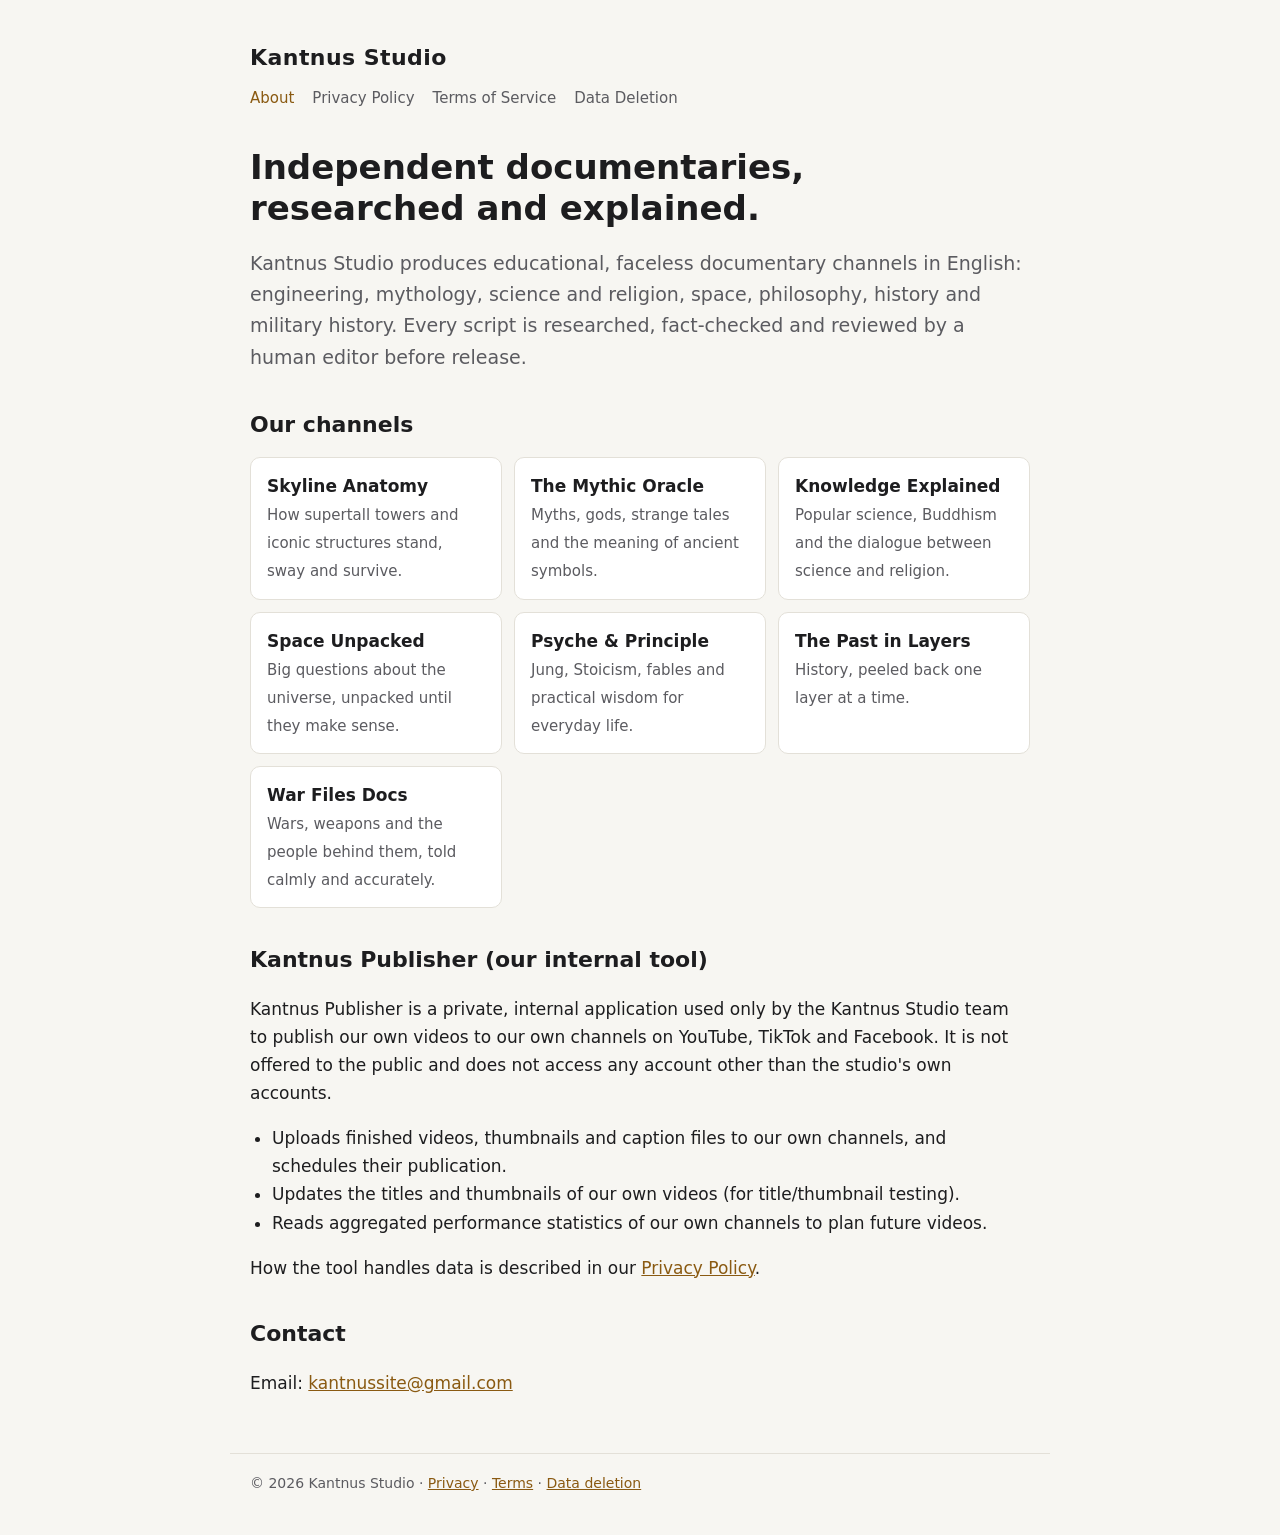
<file: index.html>
<!doctype html>
<html lang="en">
<head>
<meta charset="utf-8">
<meta name="viewport" content="width=device-width, initial-scale=1">
<title>Kantnus Studio</title>
<meta name="description" content="Kantnus Studio is an independent documentary studio producing educational YouTube channels.">
<link rel="stylesheet" href="style.css">
</head>
<body>
<header>
  <a class="brand" href="index.html">Kantnus Studio</a>
  <nav>
    <a href="index.html" aria-current="page">About</a>
    <a href="privacy.html">Privacy Policy</a>
    <a href="terms.html">Terms of Service</a>
    <a href="data-deletion.html">Data Deletion</a>
  </nav>
</header>
<main>
  <h1>Independent documentaries, researched and explained.</h1>
  <p class="lead">Kantnus Studio produces educational, faceless documentary channels in English: engineering, mythology,
  science and religion, space, philosophy, history and military history. Every script is researched, fact-checked and
  reviewed by a human editor before release.</p>

  <h2>Our channels</h2>
  <div class="grid">
    <div class="card"><b>Skyline Anatomy</b><span>How supertall towers and iconic structures stand, sway and survive.</span></div>
    <div class="card"><b>The Mythic Oracle</b><span>Myths, gods, strange tales and the meaning of ancient symbols.</span></div>
    <div class="card"><b>Knowledge Explained</b><span>Popular science, Buddhism and the dialogue between science and religion.</span></div>
    <div class="card"><b>Space Unpacked</b><span>Big questions about the universe, unpacked until they make sense.</span></div>
    <div class="card"><b>Psyche &amp; Principle</b><span>Jung, Stoicism, fables and practical wisdom for everyday life.</span></div>
    <div class="card"><b>The Past in Layers</b><span>History, peeled back one layer at a time.</span></div>
    <div class="card"><b>War Files Docs</b><span>Wars, weapons and the people behind them, told calmly and accurately.</span></div>
  </div>

  <h2>Kantnus Publisher (our internal tool)</h2>
  <p>Kantnus Publisher is a private, internal application used only by the Kantnus Studio team to publish our own
  videos to our own channels on YouTube, TikTok and Facebook. It is not offered to the public and does not access
  any account other than the studio's own accounts.</p>
  <ul>
    <li>Uploads finished videos, thumbnails and caption files to our own channels, and schedules their publication.</li>
    <li>Updates the titles and thumbnails of our own videos (for title/thumbnail testing).</li>
    <li>Reads aggregated performance statistics of our own channels to plan future videos.</li>
  </ul>
  <p>How the tool handles data is described in our <a href="privacy.html">Privacy Policy</a>.</p>

  <h2>Contact</h2>
  <p>Email: <a href="mailto:kantnussite@gmail.com">kantnussite@gmail.com</a></p>
</main>
<footer>© 2026 Kantnus Studio · <a href="privacy.html">Privacy</a> · <a href="terms.html">Terms</a> · <a href="data-deletion.html">Data deletion</a></footer>
</body>
</html>
</file>
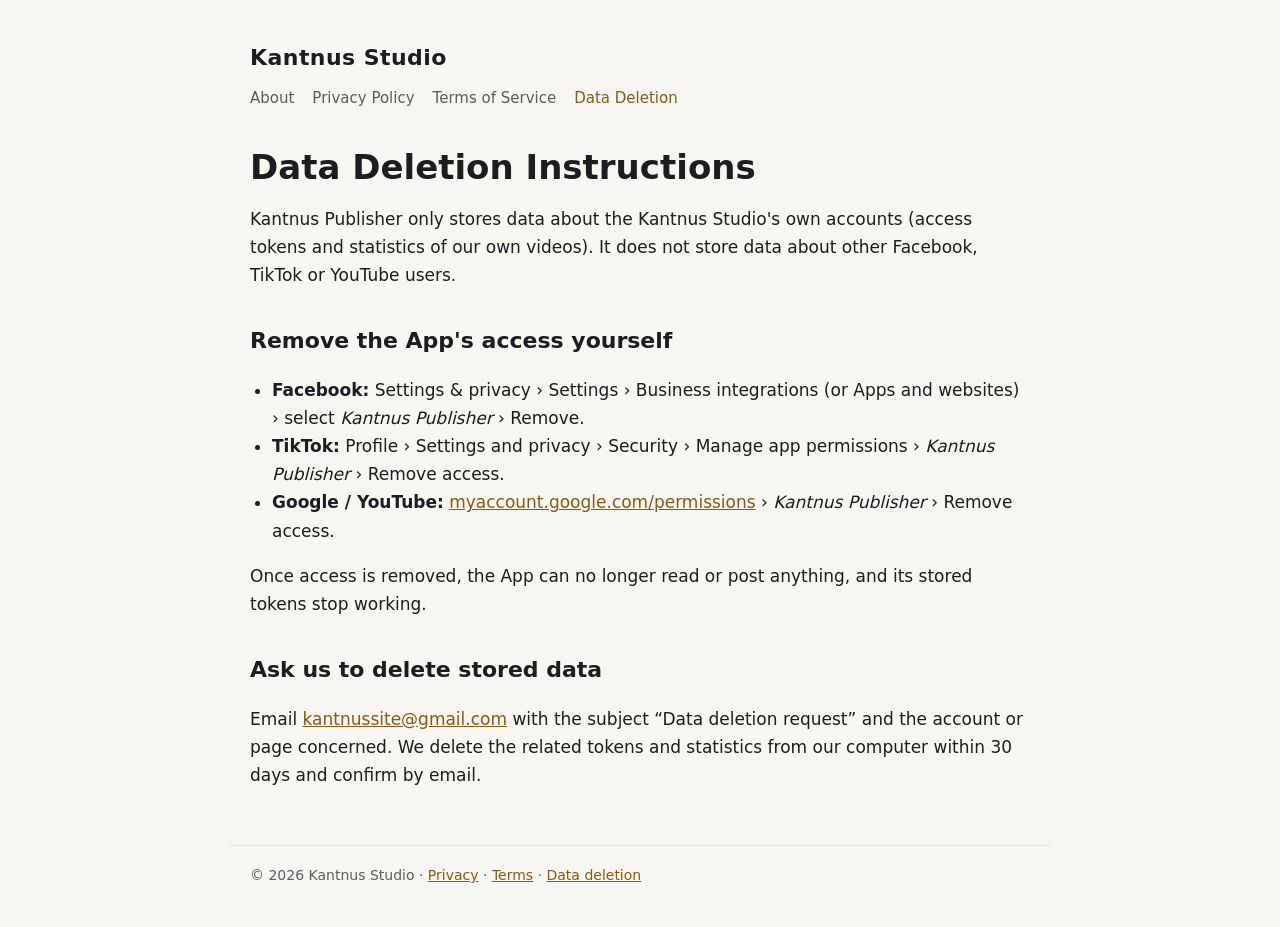
<file: data-deletion.html>
<!doctype html>
<html lang="en">
<head>
<meta charset="utf-8">
<meta name="viewport" content="width=device-width, initial-scale=1">
<title>Data Deletion · Kantnus Studio</title>
<meta name="description" content="How to request deletion of data handled by Kantnus Publisher.">
<link rel="stylesheet" href="style.css">
</head>
<body>
<header>
  <a class="brand" href="index.html">Kantnus Studio</a>
  <nav>
    <a href="index.html">About</a>
    <a href="privacy.html">Privacy Policy</a>
    <a href="terms.html">Terms of Service</a>
    <a href="data-deletion.html" aria-current="page">Data Deletion</a>
  </nav>
</header>
<main>
  <h1>Data Deletion Instructions</h1>
  <p>Kantnus Publisher only stores data about the Kantnus Studio's own accounts (access tokens and statistics of our own
  videos). It does not store data about other Facebook, TikTok or YouTube users.</p>

  <h2>Remove the App's access yourself</h2>
  <ul>
    <li><b>Facebook:</b> Settings &amp; privacy › Settings › Business integrations (or Apps and websites) › select
      <i>Kantnus Publisher</i> › Remove.</li>
    <li><b>TikTok:</b> Profile › Settings and privacy › Security › Manage app permissions › <i>Kantnus Publisher</i> › Remove access.</li>
    <li><b>Google / YouTube:</b> <a href="https://myaccount.google.com/permissions">myaccount.google.com/permissions</a> ›
      <i>Kantnus Publisher</i> › Remove access.</li>
  </ul>
  <p>Once access is removed, the App can no longer read or post anything, and its stored tokens stop working.</p>

  <h2>Ask us to delete stored data</h2>
  <p>Email <a href="mailto:kantnussite@gmail.com?subject=Data%20deletion%20request">kantnussite@gmail.com</a> with the subject
  “Data deletion request” and the account or page concerned. We delete the related tokens and statistics from our
  computer within 30 days and confirm by email.</p>
</main>
<footer>© 2026 Kantnus Studio · <a href="privacy.html">Privacy</a> · <a href="terms.html">Terms</a> · <a href="data-deletion.html">Data deletion</a></footer>
</body>
</html>
</file>
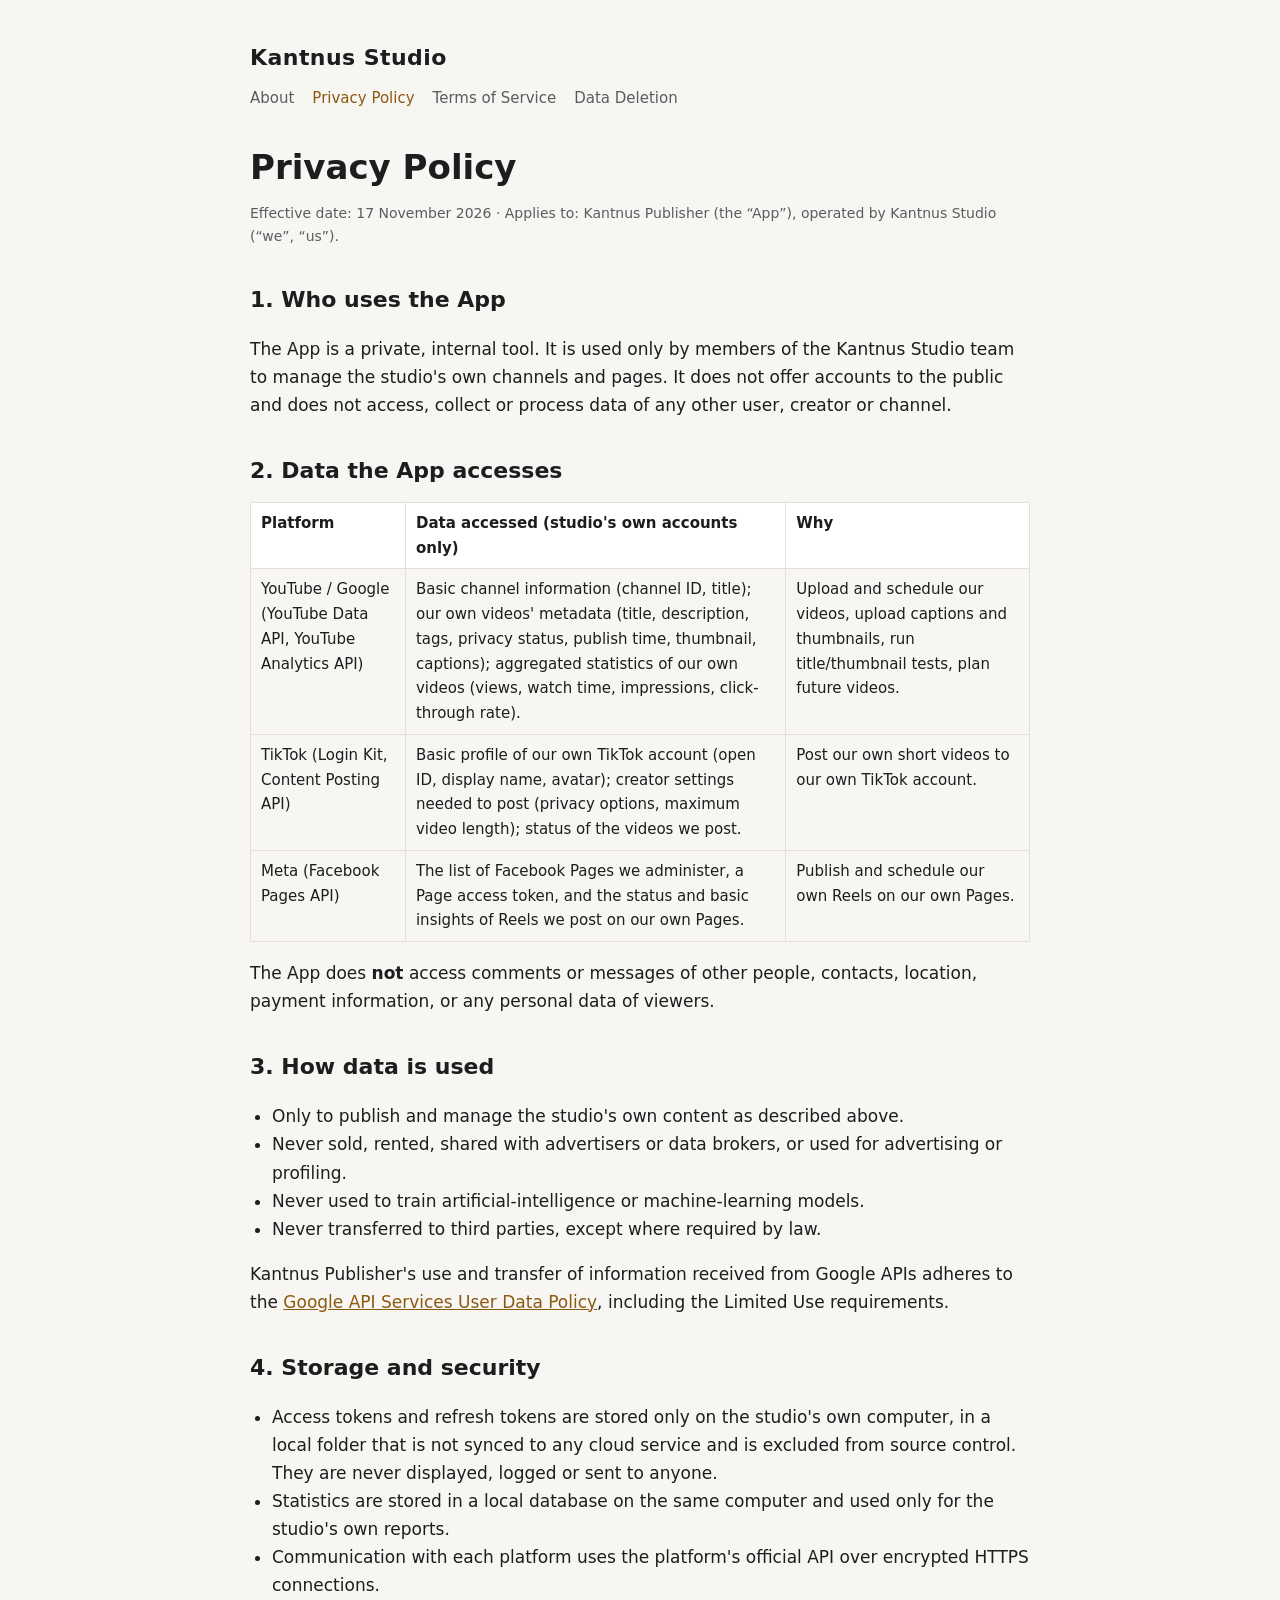
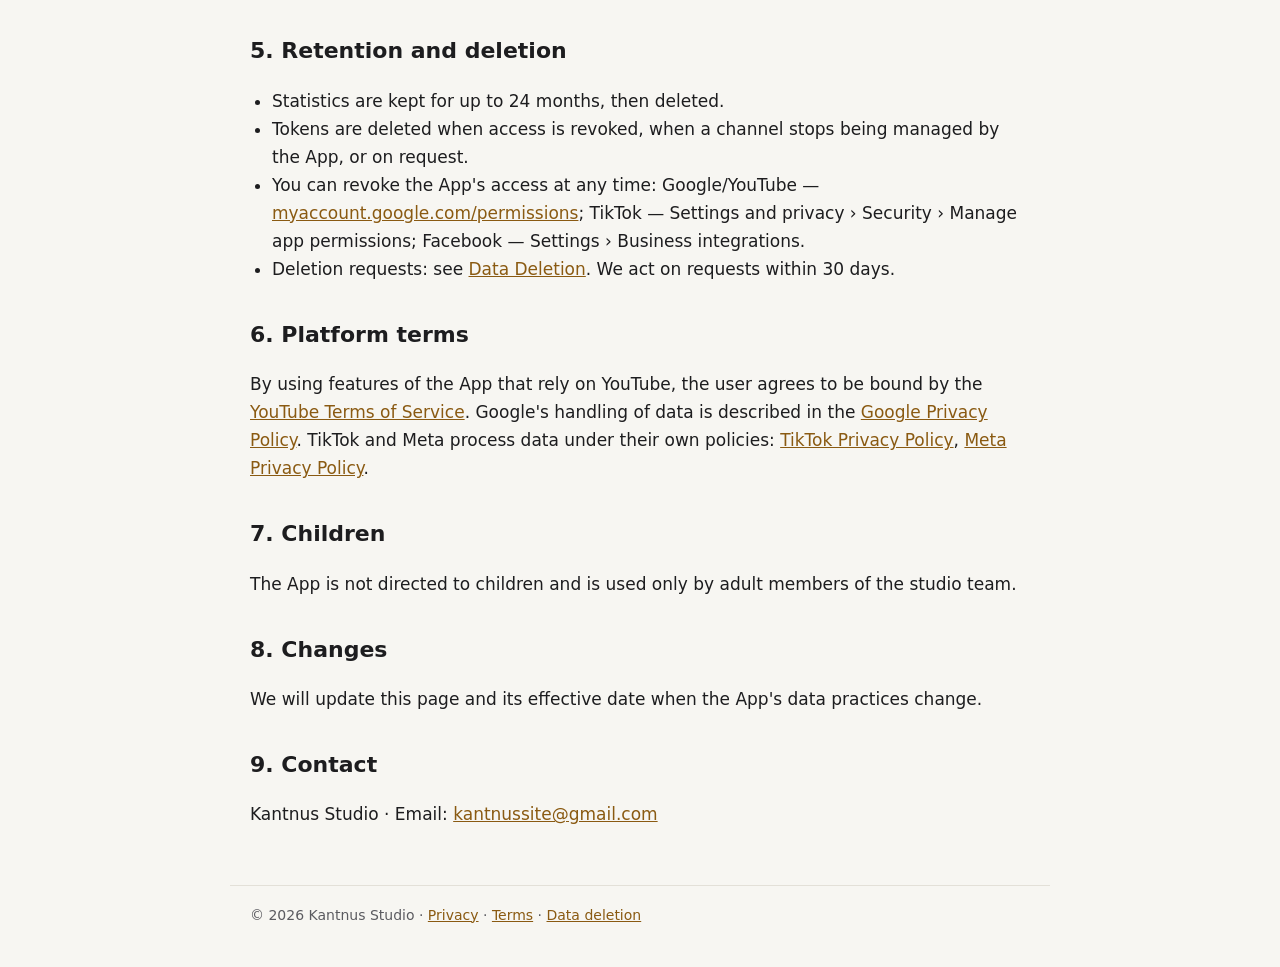
<file: privacy.html>
<!doctype html>
<html lang="en">
<head>
<meta charset="utf-8">
<meta name="viewport" content="width=device-width, initial-scale=1">
<title>Privacy Policy · Kantnus Studio</title>
<meta name="description" content="How Kantnus Publisher collects, uses, stores and deletes data from YouTube, Google, TikTok and Meta.">
<link rel="stylesheet" href="style.css">
</head>
<body>
<header>
  <a class="brand" href="index.html">Kantnus Studio</a>
  <nav>
    <a href="index.html">About</a>
    <a href="privacy.html" aria-current="page">Privacy Policy</a>
    <a href="terms.html">Terms of Service</a>
    <a href="data-deletion.html">Data Deletion</a>
  </nav>
</header>
<main>
  <h1>Privacy Policy</h1>
  <p class="meta">Effective date: 17 November 2026 · Applies to: Kantnus Publisher (the “App”), operated by Kantnus Studio (“we”, “us”).</p>

  <h2>1. Who uses the App</h2>
  <p>The App is a private, internal tool. It is used only by members of the Kantnus Studio team to manage the studio's
  own channels and pages. It does not offer accounts to the public and does not access, collect or process data of any
  other user, creator or channel.</p>

  <h2>2. Data the App accesses</h2>
  <table>
    <tr><th>Platform</th><th>Data accessed (studio's own accounts only)</th><th>Why</th></tr>
    <tr><td>YouTube / Google (YouTube Data API, YouTube Analytics API)</td>
        <td>Basic channel information (channel ID, title); our own videos' metadata (title, description, tags, privacy status,
        publish time, thumbnail, captions); aggregated statistics of our own videos (views, watch time, impressions,
        click-through rate).</td>
        <td>Upload and schedule our videos, upload captions and thumbnails, run title/thumbnail tests, plan future videos.</td></tr>
    <tr><td>TikTok (Login Kit, Content Posting API)</td>
        <td>Basic profile of our own TikTok account (open ID, display name, avatar); creator settings needed to post
        (privacy options, maximum video length); status of the videos we post.</td>
        <td>Post our own short videos to our own TikTok account.</td></tr>
    <tr><td>Meta (Facebook Pages API)</td>
        <td>The list of Facebook Pages we administer, a Page access token, and the status and basic insights of Reels we post
        on our own Pages.</td>
        <td>Publish and schedule our own Reels on our own Pages.</td></tr>
  </table>
  <p>The App does <b>not</b> access comments or messages of other people, contacts, location, payment information, or
  any personal data of viewers.</p>

  <h2>3. How data is used</h2>
  <ul>
    <li>Only to publish and manage the studio's own content as described above.</li>
    <li>Never sold, rented, shared with advertisers or data brokers, or used for advertising or profiling.</li>
    <li>Never used to train artificial-intelligence or machine-learning models.</li>
    <li>Never transferred to third parties, except where required by law.</li>
  </ul>
  <p>Kantnus Publisher's use and transfer of information received from Google APIs adheres to the
  <a href="https://developers.google.com/terms/api-services-user-data-policy">Google API Services User Data Policy</a>,
  including the Limited Use requirements.</p>

  <h2>4. Storage and security</h2>
  <ul>
    <li>Access tokens and refresh tokens are stored only on the studio's own computer, in a local folder that is not synced
    to any cloud service and is excluded from source control. They are never displayed, logged or sent to anyone.</li>
    <li>Statistics are stored in a local database on the same computer and used only for the studio's own reports.</li>
    <li>Communication with each platform uses the platform's official API over encrypted HTTPS connections.</li>
  </ul>

  <h2>5. Retention and deletion</h2>
  <ul>
    <li>Statistics are kept for up to 24 months, then deleted.</li>
    <li>Tokens are deleted when access is revoked, when a channel stops being managed by the App, or on request.</li>
    <li>You can revoke the App's access at any time:
      Google/YouTube — <a href="https://myaccount.google.com/permissions">myaccount.google.com/permissions</a>;
      TikTok — Settings and privacy › Security › Manage app permissions;
      Facebook — Settings › Business integrations.</li>
    <li>Deletion requests: see <a href="data-deletion.html">Data Deletion</a>. We act on requests within 30 days.</li>
  </ul>

  <h2>6. Platform terms</h2>
  <p>By using features of the App that rely on YouTube, the user agrees to be bound by the
  <a href="https://www.youtube.com/t/terms">YouTube Terms of Service</a>. Google's handling of data is described in the
  <a href="https://policies.google.com/privacy">Google Privacy Policy</a>. TikTok and Meta process data under their own
  policies: <a href="https://www.tiktok.com/legal/privacy-policy">TikTok Privacy Policy</a>,
  <a href="https://www.facebook.com/privacy/policy">Meta Privacy Policy</a>.</p>

  <h2>7. Children</h2>
  <p>The App is not directed to children and is used only by adult members of the studio team.</p>

  <h2>8. Changes</h2>
  <p>We will update this page and its effective date when the App's data practices change.</p>

  <h2>9. Contact</h2>
  <p>Kantnus Studio · Email: <a href="mailto:kantnussite@gmail.com">kantnussite@gmail.com</a></p>
</main>
<footer>© 2026 Kantnus Studio · <a href="privacy.html">Privacy</a> · <a href="terms.html">Terms</a> · <a href="data-deletion.html">Data deletion</a></footer>
</body>
</html>
</file>
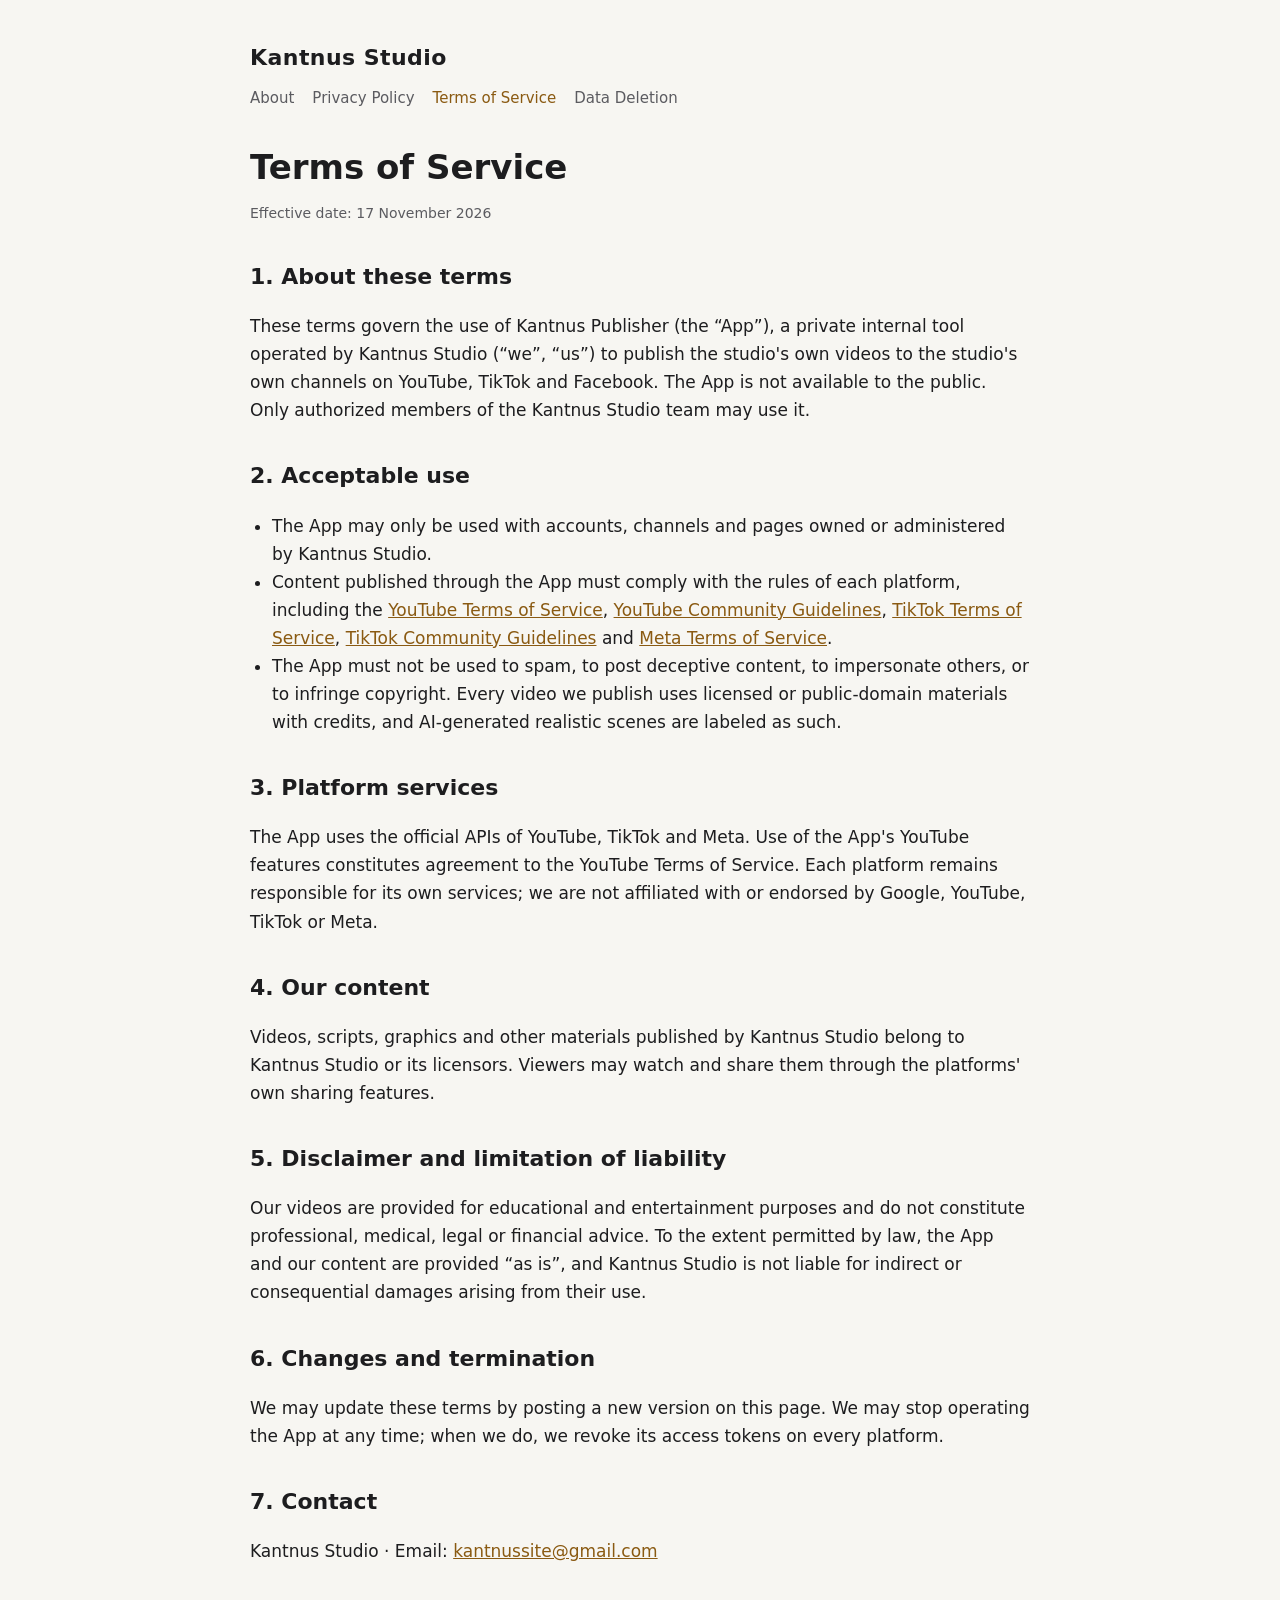
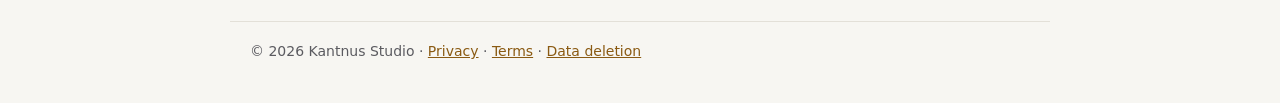
<file: terms.html>
<!doctype html>
<html lang="en">
<head>
<meta charset="utf-8">
<meta name="viewport" content="width=device-width, initial-scale=1">
<title>Terms of Service · Kantnus Studio</title>
<meta name="description" content="Terms of Service for Kantnus Studio and the Kantnus Publisher internal tool.">
<link rel="stylesheet" href="style.css">
</head>
<body>
<header>
  <a class="brand" href="index.html">Kantnus Studio</a>
  <nav>
    <a href="index.html">About</a>
    <a href="privacy.html">Privacy Policy</a>
    <a href="terms.html" aria-current="page">Terms of Service</a>
    <a href="data-deletion.html">Data Deletion</a>
  </nav>
</header>
<main>
  <h1>Terms of Service</h1>
  <p class="meta">Effective date: 17 November 2026</p>

  <h2>1. About these terms</h2>
  <p>These terms govern the use of Kantnus Publisher (the “App”), a private internal tool operated by Kantnus Studio
  (“we”, “us”) to publish the studio's own videos to the studio's own channels on YouTube, TikTok and Facebook.
  The App is not available to the public. Only authorized members of the Kantnus Studio team may use it.</p>

  <h2>2. Acceptable use</h2>
  <ul>
    <li>The App may only be used with accounts, channels and pages owned or administered by Kantnus Studio.</li>
    <li>Content published through the App must comply with the rules of each platform, including the
      <a href="https://www.youtube.com/t/terms">YouTube Terms of Service</a>,
      <a href="https://www.youtube.com/howyoutubeworks/policies/community-guidelines/">YouTube Community Guidelines</a>,
      <a href="https://www.tiktok.com/legal/terms-of-service">TikTok Terms of Service</a>,
      <a href="https://www.tiktok.com/community-guidelines">TikTok Community Guidelines</a> and
      <a href="https://www.facebook.com/terms">Meta Terms of Service</a>.</li>
    <li>The App must not be used to spam, to post deceptive content, to impersonate others, or to infringe copyright.
      Every video we publish uses licensed or public-domain materials with credits, and AI-generated realistic scenes are
      labeled as such.</li>
  </ul>

  <h2>3. Platform services</h2>
  <p>The App uses the official APIs of YouTube, TikTok and Meta. Use of the App's YouTube features constitutes agreement to
  the YouTube Terms of Service. Each platform remains responsible for its own services; we are not affiliated with or
  endorsed by Google, YouTube, TikTok or Meta.</p>

  <h2>4. Our content</h2>
  <p>Videos, scripts, graphics and other materials published by Kantnus Studio belong to Kantnus Studio or its licensors.
  Viewers may watch and share them through the platforms' own sharing features.</p>

  <h2>5. Disclaimer and limitation of liability</h2>
  <p>Our videos are provided for educational and entertainment purposes and do not constitute professional, medical,
  legal or financial advice. To the extent permitted by law, the App and our content are provided “as is”, and Kantnus
  Studio is not liable for indirect or consequential damages arising from their use.</p>

  <h2>6. Changes and termination</h2>
  <p>We may update these terms by posting a new version on this page. We may stop operating the App at any time; when we
  do, we revoke its access tokens on every platform.</p>

  <h2>7. Contact</h2>
  <p>Kantnus Studio · Email: <a href="mailto:kantnussite@gmail.com">kantnussite@gmail.com</a></p>
</main>
<footer>© 2026 Kantnus Studio · <a href="privacy.html">Privacy</a> · <a href="terms.html">Terms</a> · <a href="data-deletion.html">Data deletion</a></footer>
</body>
</html>
</file>
<file: style.css>
:root {
  --bg: #f7f6f2; --fg: #1d1d1f; --muted: #5b5b60; --accent: #8a5a12; --line: #e3e0d8; --card: #ffffff;
}
@media (prefers-color-scheme: dark) {
  :root { --bg: #141416; --fg: #ececee; --muted: #a3a3aa; --accent: #e3a94d; --line: #2c2c31; --card: #1c1c20; }
}
* { box-sizing: border-box; }
body { margin: 0; background: var(--bg); color: var(--fg); font: 17px/1.65 system-ui, -apple-system, "Segoe UI", Roboto, sans-serif; }
header, main, footer { max-width: 820px; margin: 0 auto; padding: 0 20px; }
header { padding-top: 40px; padding-bottom: 8px; }
header .brand { font-weight: 700; font-size: 22px; letter-spacing: .02em; color: var(--fg); text-decoration: none; }
nav { margin-top: 10px; display: flex; gap: 18px; flex-wrap: wrap; font-size: 15px; }
nav a { color: var(--muted); text-decoration: none; }
nav a:hover, nav a[aria-current] { color: var(--accent); }
h1 { font-size: 34px; line-height: 1.2; margin: 28px 0 8px; }
h2 { font-size: 22px; margin: 34px 0 8px; }
h3 { font-size: 18px; margin: 22px 0 6px; }
p.lead { font-size: 19px; color: var(--muted); }
.meta { color: var(--muted); font-size: 14px; }
a { color: var(--accent); }
ul { padding-left: 22px; }
.grid { display: grid; grid-template-columns: repeat(auto-fill, minmax(230px, 1fr)); gap: 12px; margin: 14px 0; }
.card { background: var(--card); border: 1px solid var(--line); border-radius: 10px; padding: 14px 16px; }
.card b { display: block; }
.card span { color: var(--muted); font-size: 15px; }
table { border-collapse: collapse; width: 100%; font-size: 15px; margin: 12px 0; }
th, td { border: 1px solid var(--line); padding: 8px 10px; text-align: left; vertical-align: top; }
th { background: var(--card); }
footer { margin-top: 56px; padding-top: 18px; padding-bottom: 40px; border-top: 1px solid var(--line); color: var(--muted); font-size: 14px; }
</file>
